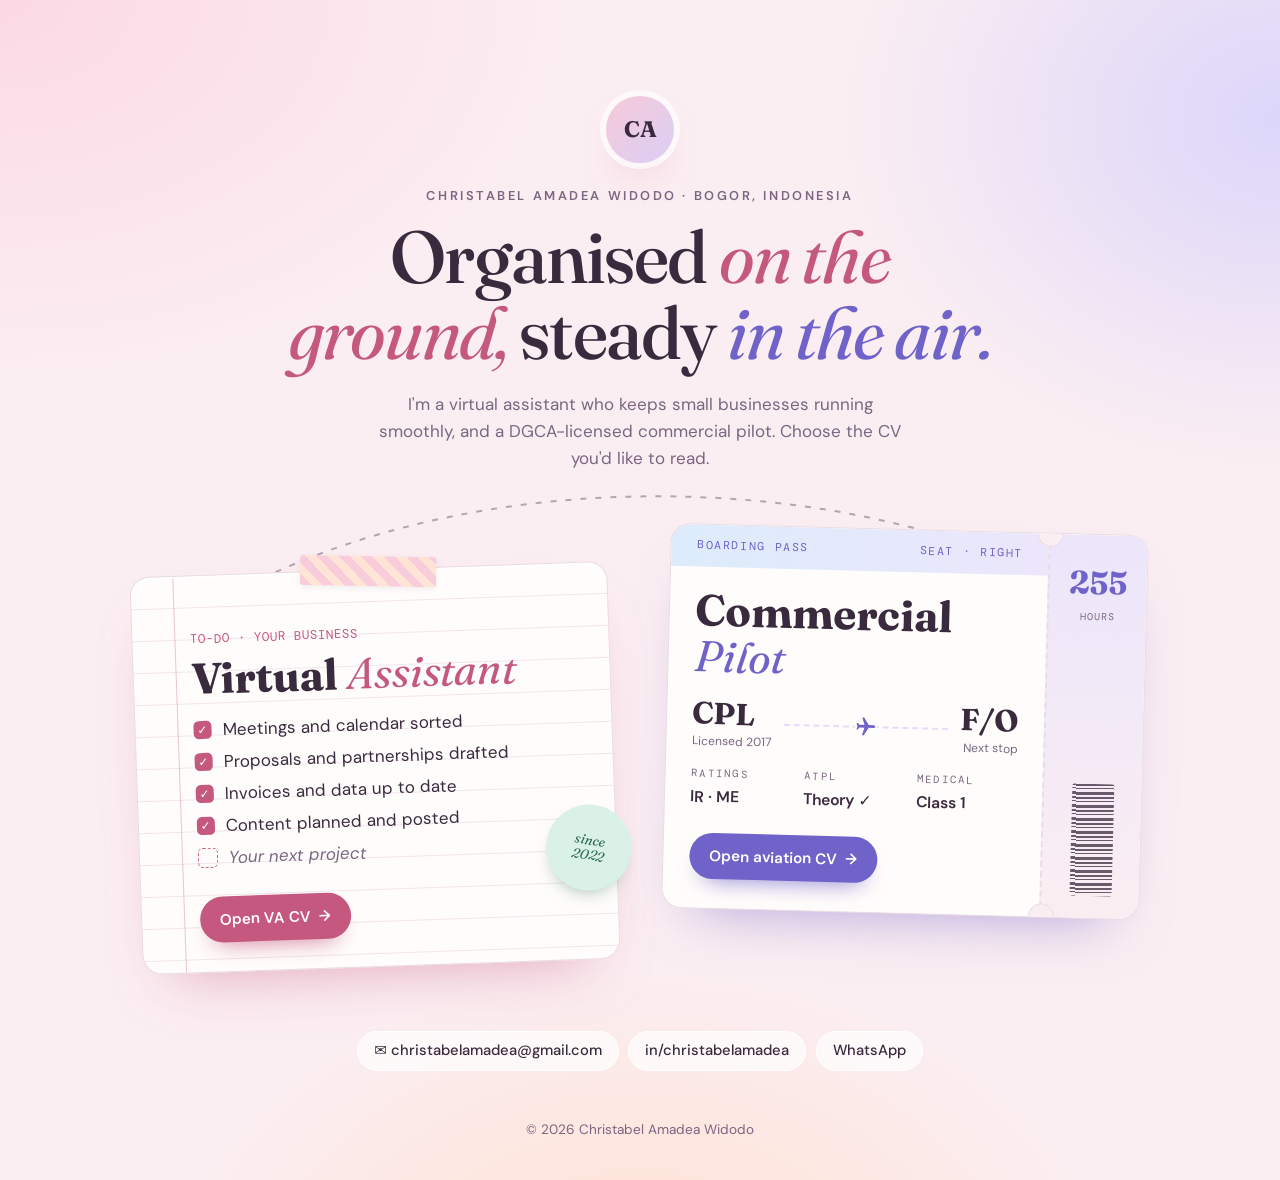
<file: index.html>
<!DOCTYPE html>
<html lang="en">
<head>
<meta charset="utf-8">
<meta name="viewport" content="width=device-width, initial-scale=1">
<title>Christabel Amadea Widodo | Virtual Assistant &amp; Commercial Pilot</title>
<meta name="description" content="Christabel Amadea Widodo is a virtual assistant supporting business owners with operations, data and social media, and a DGCA-licensed commercial pilot (CPL/IR/ME) based in Bogor, Indonesia.">
<meta name="author" content="Christabel Amadea Widodo">
<meta name="robots" content="index, follow, max-image-preview:large">
<meta name="google-site-verification" content="j6lbg-DFGTiJU_SPqlWT_AYS4ZoRZahuJxsZWm8113o">
<meta name="theme-color" content="#fbeef2">
<link rel="canonical" href="https://christabelamadea.github.io/">
<link rel="icon" href="favicon.svg" type="image/svg+xml">
<link rel="apple-touch-icon" href="apple-touch-icon.png">
<meta property="og:type" content="profile">
<meta property="og:site_name" content="Christabel Amadea Widodo">
<meta property="og:title" content="Christabel Amadea Widodo | Virtual Assistant &amp; Commercial Pilot">
<meta property="og:description" content="Virtual assistant for business owners and DGCA-licensed commercial pilot (CPL/IR/ME), based in Bogor, Indonesia.">
<meta property="og:url" content="https://christabelamadea.github.io/">
<meta property="og:image" content="https://christabelamadea.github.io/og.png">
<meta property="og:image:width" content="1200">
<meta property="og:image:height" content="630">
<meta property="og:image:alt" content="Christabel Amadea Widodo, virtual assistant and commercial pilot">
<meta property="og:locale" content="en_US">
<meta property="profile:first_name" content="Christabel Amadea">
<meta property="profile:last_name" content="Widodo">
<meta name="twitter:card" content="summary_large_image">
<meta name="twitter:title" content="Christabel Amadea Widodo | Virtual Assistant &amp; Commercial Pilot">
<meta name="twitter:description" content="Virtual assistant for business owners and DGCA-licensed commercial pilot (CPL/IR/ME), based in Bogor, Indonesia.">
<meta name="twitter:image" content="https://christabelamadea.github.io/og.png">
<script type="application/ld+json">{"@context":"https://schema.org","@graph":[{"@type":"Person","@id":"https://christabelamadea.github.io/#person","name":"Christabel Amadea Widodo","alternateName":["Christabel Amadea","Christabel Widodo","Dea"],"givenName":"Christabel Amadea","familyName":"Widodo","url":"https://christabelamadea.github.io/","image":"https://christabelamadea.github.io/og.png","email":"mailto:christabelamadea@gmail.com","jobTitle":["Virtual Assistant","Commercial Pilot"],"description":"Virtual assistant for small business owners and DGCA-licensed commercial pilot (CPL/IR/ME) based in Bogor, Indonesia.","nationality":{"@type":"Country","name":"Indonesia"},"address":{"@type":"PostalAddress","addressLocality":"Bogor","addressRegion":"West Java","addressCountry":"ID"},"alumniOf":[{"@type":"CollegeOrUniversity","name":"Universitas Terbuka"},{"@type":"EducationalOrganization","name":"Bandung Pilot Academy"},{"@type":"EducationalOrganization","name":"Flybest Flight Academy"}],"knowsAbout":["Virtual assistance","Business operations","Standard Operating Procedures","Data management","Financial dashboards","Market research","Pricing analysis","Social media content","Canva","Google Workspace","Commercial aviation","Instrument flying","Multi-engine flying","Garmin G1000"],"knowsLanguage":["id","en","zh"],"hasCredential":[{"@type":"EducationalOccupationalCredential","name":"Commercial Pilot License (CPL)","recognizedBy":{"@type":"Organization","name":"DGCA Indonesia"}},{"@type":"EducationalOccupationalCredential","name":"Instrument Rating (IR)"},{"@type":"EducationalOccupationalCredential","name":"Multi-Engine Land Rating"},{"@type":"EducationalOccupationalCredential","name":"ATPL Theoretical Examination"}],"sameAs":["https://www.linkedin.com/in/christabelamadea/","https://github.com/christabelamadea"]},{"@type":"WebSite","@id":"https://christabelamadea.github.io/#website","name":"Christabel Amadea Widodo","url":"https://christabelamadea.github.io/","inLanguage":"en","about":{"@id":"https://christabelamadea.github.io/#person"}}]}</script>
<link rel="preconnect" href="https://fonts.googleapis.com">
<link rel="preconnect" href="https://fonts.gstatic.com" crossorigin>
<link href="https://fonts.googleapis.com/css2?family=Fraunces:ital,opsz,wght@0,9..144,500;0,9..144,700;1,9..144,400;1,9..144,500&family=DM+Sans:wght@400;500;600&family=DM+Mono:wght@400;500&display=swap" rel="stylesheet">
<style>
:root{
  --ink:#3a2a3d;--muted:#7a6680;--line:#eadce4;
  --blush:#fbeef2;--rose:#c4587f;--rose-soft:#f8d7e2;--peach:#ffe3d3;
  --lilac:#ece6fb;--periwinkle:#6f63c9;--peri-soft:#e2ddfa;--sky:#dcecfb;--mint:#d9f1e6;
  --paper:#fffdfb;
}
*{box-sizing:border-box;margin:0;padding:0;min-width:0}
body{min-height:100vh;color:var(--ink);font:400 1.0625rem/1.6 "DM Sans",system-ui,sans-serif;-webkit-font-smoothing:antialiased;
  background:
    radial-gradient(60rem 40rem at 0% 0%,#fbd9e5 0%,transparent 60%),
    radial-gradient(50rem 40rem at 100% 10%,#dcd6fa 0%,transparent 55%),
    radial-gradient(50rem 35rem at 50% 110%,#ffe1d0 0%,transparent 60%),
    var(--blush);
  overflow-x:hidden}
a{color:inherit}
a:focus-visible{outline:3px solid var(--rose);outline-offset:4px;border-radius:14px}
.wrap{max-width:68rem;margin:0 auto;padding:0 clamp(1rem,4vw,2.5rem)}

/* Intro */
header{text-align:center;padding:clamp(3rem,9vw,6rem) 0 clamp(2rem,5vw,3.5rem);position:relative}
.monogram{display:inline-grid;place-items:center;width:4.2rem;height:4.2rem;border-radius:50%;background:linear-gradient(135deg,#f8c9d8,#d9cff6);font-family:Fraunces,Georgia,serif;font-weight:700;font-size:1.4rem;box-shadow:0 0 0 6px rgba(255,255,255,.7),0 18px 40px -20px rgba(196,88,127,.6);margin-bottom:1.4rem}
.kicker{font-size:.8rem;font-weight:600;letter-spacing:.2em;text-transform:uppercase;color:var(--muted)}
.headline{font-family:Fraunces,Georgia,serif;font-weight:500;font-size:clamp(2.3rem,6.5vw,4.6rem);line-height:1.04;letter-spacing:-.025em;margin:.8rem auto 0;max-width:19ch;text-wrap:balance}
.headline em{font-weight:400;font-style:italic}
.headline .r{color:var(--rose)}
.headline .p{color:var(--periwinkle)}
.sub{max-width:34rem;margin:1.2rem auto 0;color:var(--muted)}

/* Cards stage */
.stage{position:relative;display:grid;grid-template-columns:1fr 1fr;gap:clamp(1.5rem,4vw,3.5rem);align-items:start;padding-bottom:3rem}
.route{position:absolute;inset:-3rem 0 auto 0;width:100%;height:9rem;pointer-events:none;color:var(--muted);opacity:.55}
.ticket{position:relative;display:block;text-decoration:none;border-radius:20px;transition:transform .35s cubic-bezier(.2,.7,.2,1),box-shadow .35s}
.cta{display:inline-flex;align-items:center;gap:.5rem;margin-top:1.4rem;padding:.7rem 1.25rem;border-radius:999px;color:#fff;font-weight:600;font-size:.95rem}
.cta i{font-style:normal;transition:transform .25s}

/* VA: a planner page with washi tape */
.planner{background:
    linear-gradient(90deg,transparent 2.6rem,rgba(196,88,127,.35) 2.6rem 2.7rem,transparent 2.7rem),
    repeating-linear-gradient(180deg,var(--paper) 0 1.95rem,#f2e5ec 1.95rem 2rem);
  border:1px solid var(--line);padding:3rem 1.8rem 1.8rem 3.6rem;transform:rotate(-2deg);
  box-shadow:0 30px 60px -34px rgba(196,88,127,.55),0 2px 0 #fff inset;margin-top:2.5rem}
.planner::before{content:"";position:absolute;top:-.9rem;left:50%;width:8.5rem;height:1.9rem;transform:translateX(-50%) rotate(3deg);
  background:repeating-linear-gradient(45deg,rgba(248,201,216,.92) 0 .5rem,rgba(255,227,211,.92) .5rem 1rem);border-radius:3px;box-shadow:0 2px 6px rgba(58,42,61,.08)}
.planner .date{font-family:"DM Mono",monospace;font-size:.78rem;color:var(--rose);letter-spacing:.08em;text-transform:uppercase}
.planner h2{font-family:Fraunces,Georgia,serif;font-weight:700;font-size:clamp(2rem,4vw,2.7rem);line-height:1.05;margin:.3rem 0 .8rem}
.planner h2 em{font-weight:400;color:var(--rose)}
.planner ul{list-style:none;display:grid;gap:0;line-height:2rem}
.planner li{display:flex;gap:.7rem;align-items:center}
.planner li::before{content:"✓";flex:none;display:grid;place-items:center;width:1.15rem;height:1.15rem;border-radius:5px;background:var(--rose);color:#fff;font-size:.75rem;font-weight:700;line-height:1}
.planner li.next{color:var(--muted);font-style:italic}
.planner li.next::before{content:"";background:transparent;border:1.5px dashed var(--rose)}
.planner .cta{background:var(--rose);box-shadow:0 12px 24px -14px var(--rose)}
.sticker{position:absolute;right:-1rem;bottom:4.2rem;width:5.4rem;height:5.4rem;border-radius:50%;display:grid;place-items:center;text-align:center;background:var(--mint);color:#2f6b52;font-family:Fraunces,Georgia,serif;font-style:italic;font-size:.85rem;line-height:1.1;transform:rotate(12deg);box-shadow:0 10px 20px -12px rgba(47,107,82,.6)}

/* Pilot: a boarding pass */
.pass{background:var(--paper);border:1px solid var(--line);transform:rotate(1.5deg);overflow:hidden;
  box-shadow:0 30px 60px -34px rgba(111,99,201,.6);display:grid;grid-template-columns:1fr 6.2rem}
.pass .main{padding:1.6rem 1.6rem 1.8rem}
.pass .airline{display:flex;justify-content:space-between;align-items:center;font-family:"DM Mono",monospace;font-size:.72rem;letter-spacing:.14em;text-transform:uppercase;color:var(--periwinkle);background:linear-gradient(90deg,var(--sky),var(--lilac));margin:-1.6rem -1.6rem 1.3rem;padding:.75rem 1.6rem}
.pass h2{font-family:Fraunces,Georgia,serif;font-weight:700;font-size:clamp(2rem,4vw,2.7rem);line-height:1.05}
.pass h2 em{font-weight:400;color:var(--periwinkle)}
.leg{display:flex;align-items:center;gap:.8rem;margin:1.1rem 0}
.leg div{line-height:1.1}
.leg b{display:block;font-family:Fraunces,Georgia,serif;font-size:1.9rem;font-weight:700}
.leg small{font-size:.75rem;color:var(--muted)}
.leg .line{flex:1;border-top:2px dashed var(--peri-soft);position:relative}
.leg .line svg{position:absolute;left:50%;top:50%;width:1.4rem;transform:translate(-50%,-55%) rotate(90deg);color:var(--periwinkle);background:var(--paper)}
.fields{display:grid;grid-template-columns:repeat(3,1fr);gap:.8rem}
.fields span{display:block;font-family:"DM Mono",monospace;font-size:.66rem;letter-spacing:.12em;text-transform:uppercase;color:var(--muted)}
.fields b{font-weight:600;font-size:.98rem}
.pass .cta{background:var(--periwinkle);box-shadow:0 12px 24px -14px var(--periwinkle)}
.stub{border-left:2px dashed var(--line);position:relative;background:linear-gradient(180deg,var(--lilac),var(--blush));display:flex;flex-direction:column;align-items:center;justify-content:space-between;padding:1.4rem .5rem}
.stub::before,.stub::after{content:"";position:absolute;left:-.8rem;width:1.5rem;height:1.5rem;border-radius:50%;background:var(--blush);border:1px solid var(--line)}
.stub::before{top:-.8rem}.stub::after{bottom:-.8rem}
.stub .hrs{text-align:center;font-family:"DM Mono",monospace;font-size:.62rem;letter-spacing:.12em;color:var(--muted)}
.stub .hrs b{display:block;font-family:Fraunces,Georgia,serif;font-size:2rem;color:var(--periwinkle);letter-spacing:0}
.barcode{width:2.6rem;height:7rem;background:repeating-linear-gradient(180deg,var(--ink) 0 2px,transparent 2px 4px,var(--ink) 4px 5px,transparent 5px 8px,var(--ink) 8px 11px,transparent 11px 13px);opacity:.75;border-radius:2px}

@media (hover:hover){
  .ticket:hover{transform:rotate(0) translateY(-6px)}
  .planner:hover{box-shadow:0 40px 70px -34px rgba(196,88,127,.7)}
  .pass:hover{box-shadow:0 40px 70px -34px rgba(111,99,201,.7)}
  .ticket:hover .cta i{transform:translateX(4px)}
}

/* Footer contact */
.contact{display:flex;flex-wrap:wrap;justify-content:center;gap:.6rem;padding:1rem 0 3rem}
.contact a{text-decoration:none;font-size:.92rem;font-weight:500;padding:.45rem 1rem;border-radius:999px;background:rgba(255,255,255,.7);border:1px solid #fff;backdrop-filter:blur(6px)}
.contact a:hover{color:var(--rose)}
footer{text-align:center;color:var(--muted);font-size:.85rem;padding-bottom:2.5rem}

@media (max-width:820px){
  .stage{grid-template-columns:1fr;gap:3rem;max-width:30rem;margin:0 auto}
  .route{display:none}
  .planner{margin-top:1rem}
  .sticker{right:-.4rem}
}
@media (max-width:420px){
  .pass .seat{display:none}
  .pass{grid-template-columns:1fr 4.6rem}
  .fields{grid-template-columns:1fr 1fr}
  .barcode{width:2rem}
}
@media (prefers-reduced-motion:reduce){.ticket,.cta i{transition:none}}
</style>
</head>
<body>
<div class="wrap">
  <header>
    <div class="monogram" aria-hidden="true">CA</div>
    <h1 class="kicker">Christabel Amadea Widodo · Bogor, Indonesia</h1>
    <p class="headline">Organised <em class="r">on the ground,</em> steady <em class="p">in the air.</em></p>
    <p class="sub">I'm a virtual assistant who keeps small businesses running smoothly, and a DGCA-licensed commercial pilot. Choose the CV you'd like to read.</p>
  </header>

  <main class="stage">
    <svg class="route" viewBox="0 0 1000 140" preserveAspectRatio="none" aria-hidden="true"><path d="M60 130 C 300 -20, 700 -20, 940 110" fill="none" stroke="currentColor" stroke-width="2" stroke-dasharray="6 9" vector-effect="non-scaling-stroke"/></svg>

    <a class="ticket planner" href="va/">
      <span class="date">To-do · Your business</span>
      <h2>Virtual <em>Assistant</em></h2>
      <ul>
        <li>Meetings and calendar sorted</li>
        <li>Proposals and partnerships drafted</li>
        <li>Invoices and data up to date</li>
        <li>Content planned and posted</li>
        <li class="next">Your next project</li>
      </ul>
      <span class="cta">Open VA CV <i>→</i></span>
      <span class="sticker" aria-hidden="true">since<br>2022</span>
    </a>

    <a class="ticket pass" href="pilot/">
      <div class="main">
        <div class="airline"><span>Boarding pass</span><span class="seat">Seat · Right</span></div>
        <h2>Commercial <em>Pilot</em></h2>
        <div class="leg" aria-hidden="true">
          <div><b>CPL</b><small>Licensed 2017</small></div>
          <span class="line"><svg viewBox="0 0 24 24" fill="currentColor"><path d="M21 16v-2l-8-5V3.5a1.5 1.5 0 0 0-3 0V9l-8 5v2l8-2.5V19l-2 1.5V22l3.5-1 3.5 1v-1.5L13 19v-5.5z"/></svg></span>
          <div style="text-align:right"><b>F/O</b><small>Next stop</small></div>
        </div>
        <div class="fields">
          <div><span>Ratings</span><b>IR · ME</b></div>
          <div><span>ATPL</span><b>Theory ✓</b></div>
          <div><span>Medical</span><b>Class 1</b></div>
        </div>
        <span class="cta">Open aviation CV <i>→</i></span>
      </div>
      <div class="stub" aria-hidden="true">
        <div class="hrs"><b>255</b>HOURS</div>
        <div class="barcode"></div>
      </div>
    </a>
  </main>

  <nav class="contact" aria-label="Contact">
    <a href="mailto:christabelamadea@gmail.com">✉ christabelamadea@gmail.com</a>
    <a href="https://www.linkedin.com/in/christabelamadea/" target="_blank" rel="noopener">in/christabelamadea</a>
    <a href="https://wa.me/6287870001540" target="_blank" rel="noopener">WhatsApp</a>
  </nav>
  <footer>© 2026 Christabel Amadea Widodo</footer>
</div>
</body>
</html>
</file>
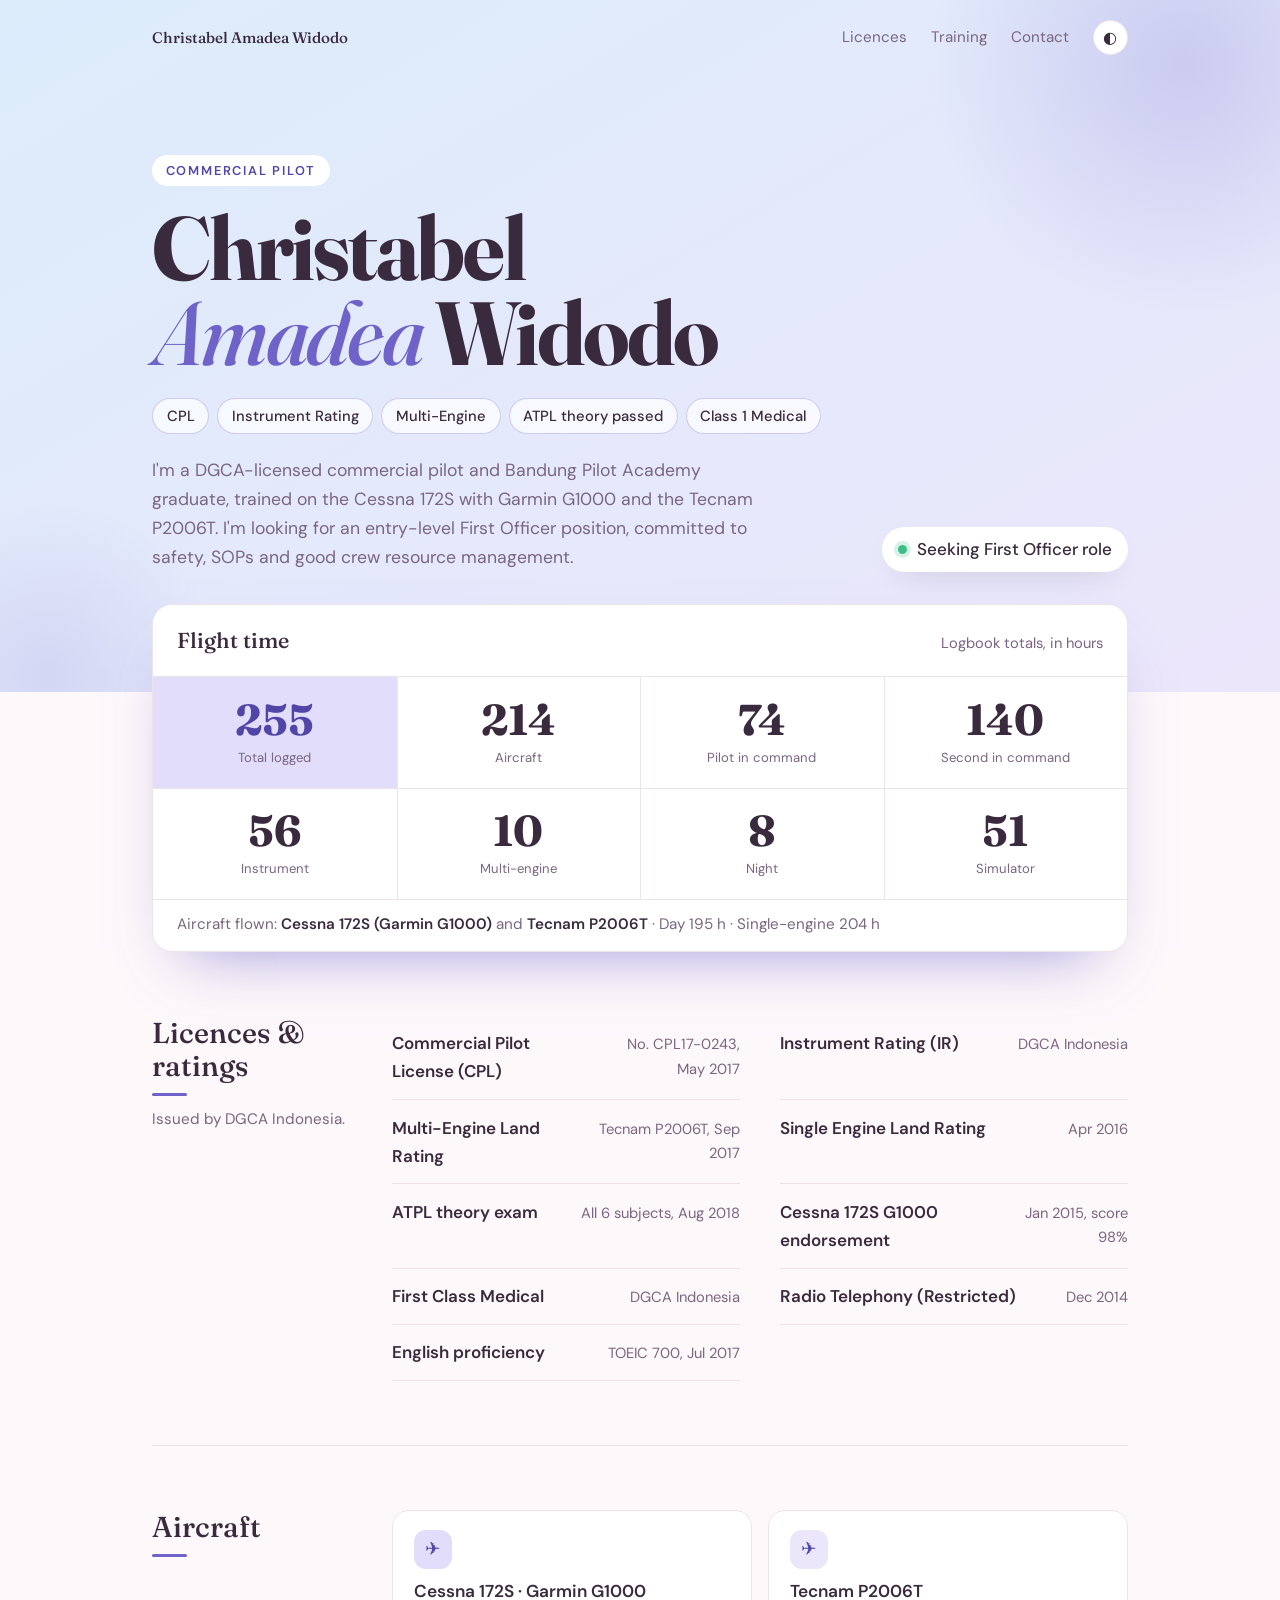
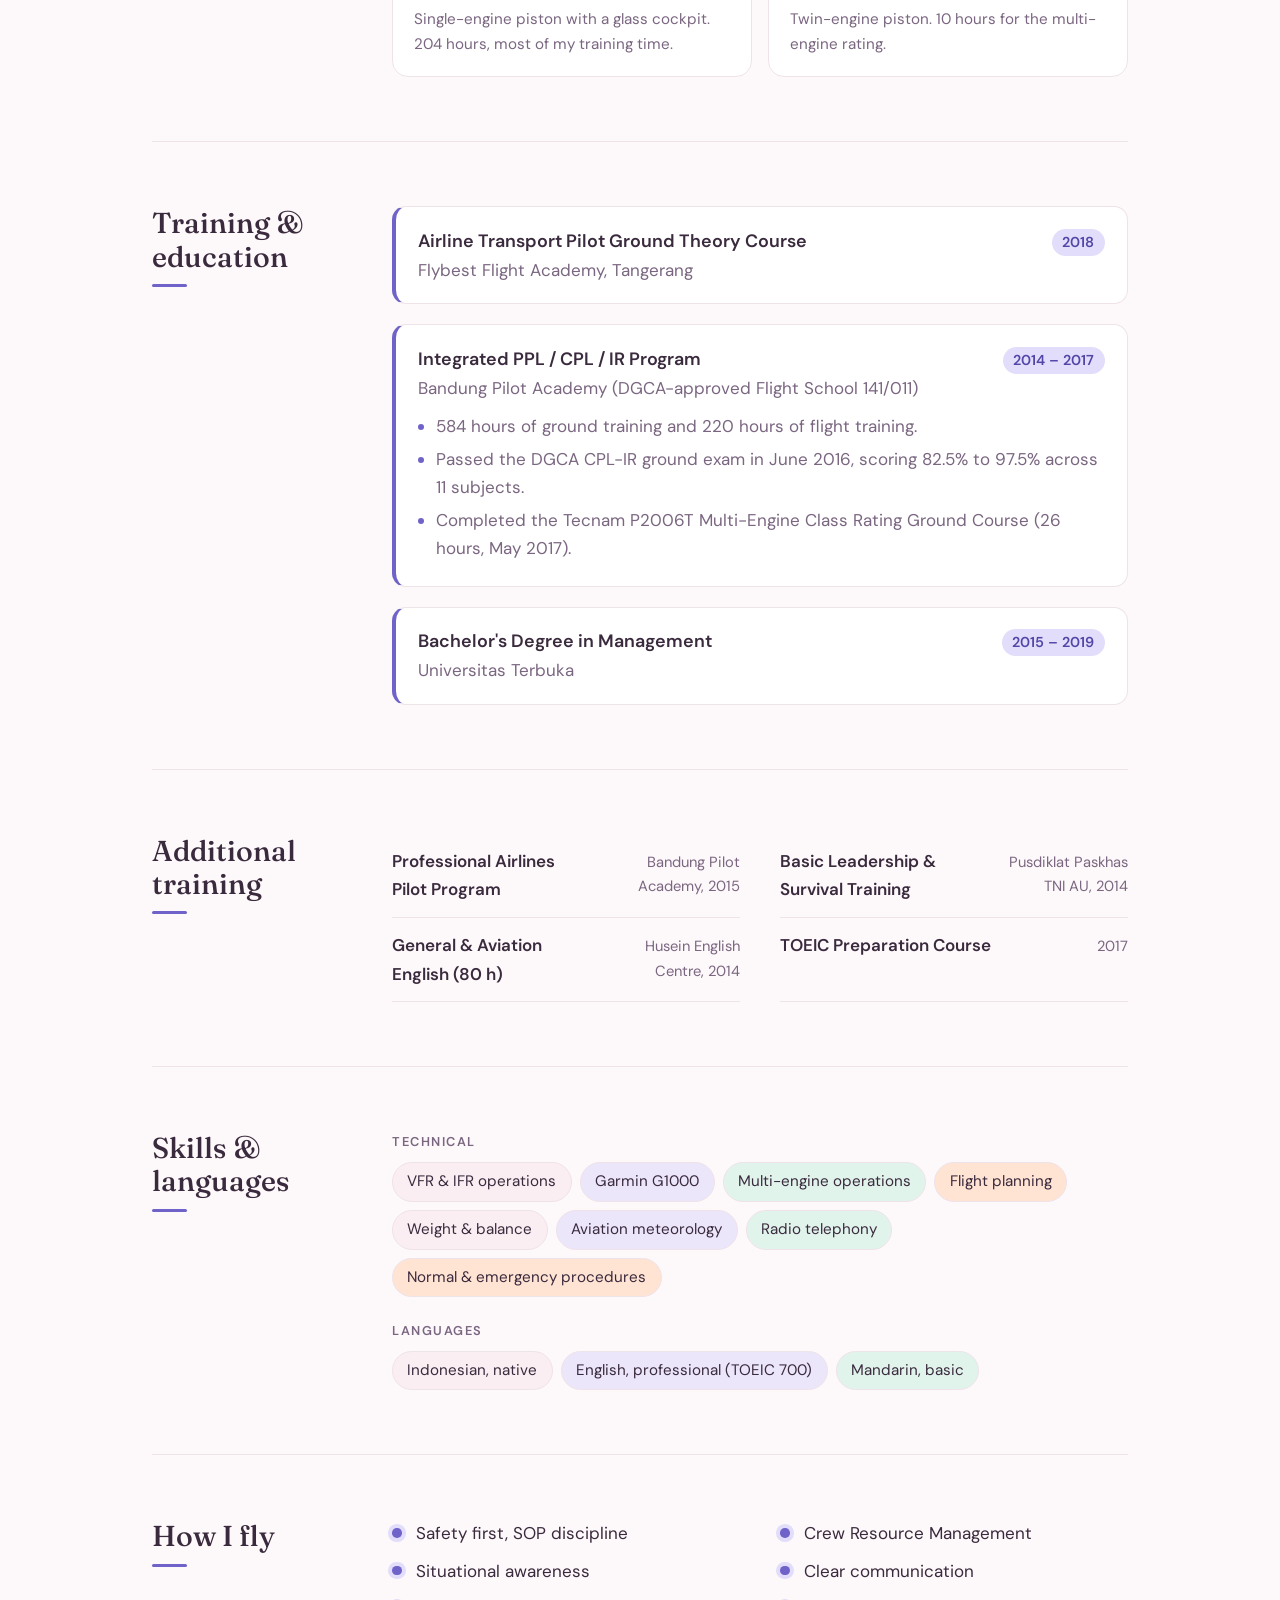
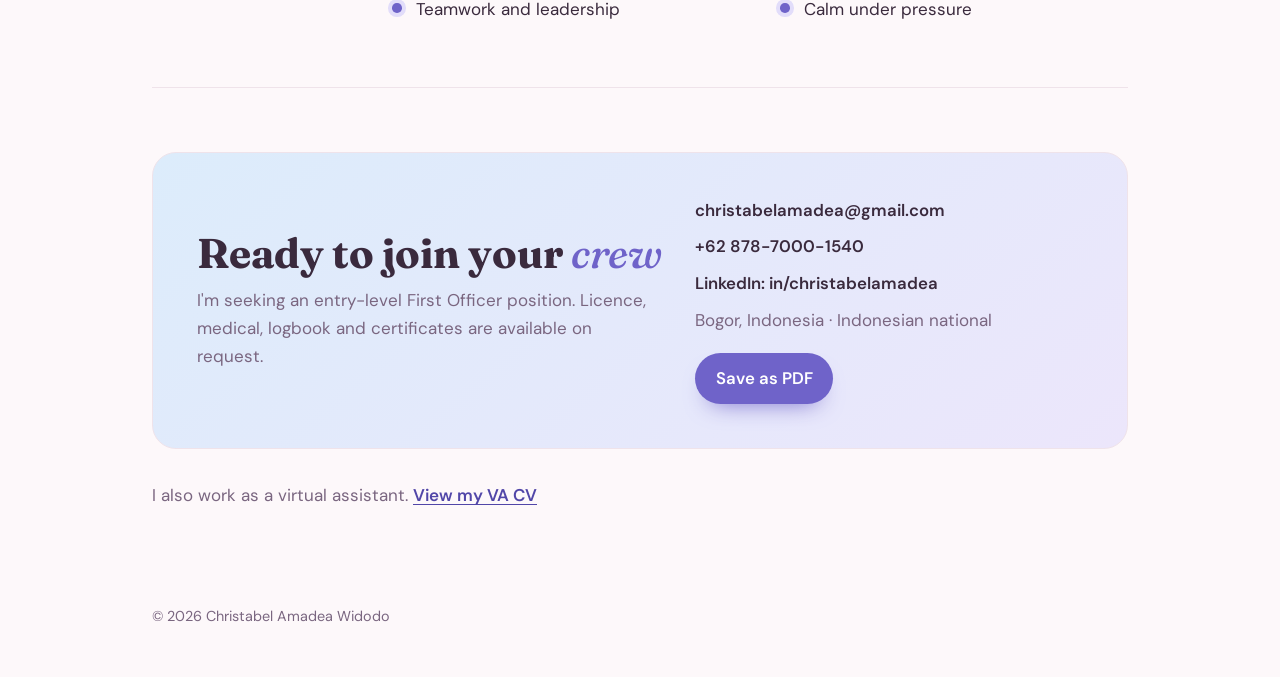
<file: pilot/index.html>
<!DOCTYPE html>
<html lang="en" class="theme-pilot">
<head>
<meta charset="utf-8">
<meta name="viewport" content="width=device-width, initial-scale=1">
<title>Christabel Amadea Widodo | Commercial Pilot CV (CPL/IR/ME)</title>
<meta name="description" content="Aviation CV of Christabel Amadea Widodo, DGCA-licensed commercial pilot (CPL/IR/ME) with ATPL theory passed and 255 total logged hours on the Cessna 172S G1000 and Tecnam P2006T. Seeking an entry-level First Officer position.">
<meta name="theme-color" content="#dcecfb">
<meta name="author" content="Christabel Amadea Widodo">
<meta name="robots" content="index, follow, max-image-preview:large">
<link rel="canonical" href="https://christabelamadea.github.io/pilot/">
<link rel="icon" href="../favicon.svg" type="image/svg+xml">
<link rel="apple-touch-icon" href="../apple-touch-icon.png">
<meta property="og:type" content="profile">
<meta property="og:site_name" content="Christabel Amadea Widodo">
<meta property="og:title" content="Christabel Amadea Widodo | Commercial Pilot CV (CPL/IR/ME)">
<meta property="og:description" content="DGCA commercial pilot (CPL/IR/ME), ATPL theory passed, 255 total logged hours. Seeking an entry-level First Officer position.">
<meta property="og:url" content="https://christabelamadea.github.io/pilot/">
<meta property="og:image" content="https://christabelamadea.github.io/og.png">
<meta property="og:image:width" content="1200">
<meta property="og:image:height" content="630">
<meta property="og:image:alt" content="Christabel Amadea Widodo, virtual assistant and commercial pilot">
<meta property="og:locale" content="en_US">
<meta property="profile:first_name" content="Christabel Amadea">
<meta property="profile:last_name" content="Widodo">
<meta name="twitter:card" content="summary_large_image">
<meta name="twitter:title" content="Christabel Amadea Widodo | Commercial Pilot CV (CPL/IR/ME)">
<meta name="twitter:description" content="DGCA commercial pilot (CPL/IR/ME), ATPL theory passed, 255 total logged hours. Seeking an entry-level First Officer position.">
<meta name="twitter:image" content="https://christabelamadea.github.io/og.png">
<script type="application/ld+json">{"@context":"https://schema.org","@graph":[{"@type":"ProfilePage","@id":"https://christabelamadea.github.io/pilot/#page","url":"https://christabelamadea.github.io/pilot/","name":"Christabel Amadea Widodo | Commercial Pilot CV","inLanguage":"en","mainEntity":{"@id":"https://christabelamadea.github.io/#person"},"isPartOf":{"@id":"https://christabelamadea.github.io/#website"},"breadcrumb":{"@type":"BreadcrumbList","itemListElement":[{"@type":"ListItem","position":1,"name":"Home","item":"https://christabelamadea.github.io/"},{"@type":"ListItem","position":2,"name":"Commercial Pilot CV","item":"https://christabelamadea.github.io/pilot/"}]}},{"@type":"Person","@id":"https://christabelamadea.github.io/#person","name":"Christabel Amadea Widodo","alternateName":["Christabel Amadea","Christabel Widodo","Dea"],"url":"https://christabelamadea.github.io/","image":"https://christabelamadea.github.io/og.png","jobTitle":"Commercial Pilot","address":{"@type":"PostalAddress","addressLocality":"Bogor","addressRegion":"West Java","addressCountry":"ID"},"alumniOf":[{"@type":"EducationalOrganization","name":"Bandung Pilot Academy"},{"@type":"EducationalOrganization","name":"Flybest Flight Academy"},{"@type":"CollegeOrUniversity","name":"Universitas Terbuka"}],"knowsAbout":["Commercial aviation","Instrument flying","Multi-engine flying","Garmin G1000","Cessna 172S","Tecnam P2006T","Crew Resource Management","Flight planning"],"hasCredential":[{"@type":"EducationalOccupationalCredential","name":"Commercial Pilot License (CPL)","recognizedBy":{"@type":"Organization","name":"DGCA Indonesia"}},{"@type":"EducationalOccupationalCredential","name":"Instrument Rating (IR)","recognizedBy":{"@type":"Organization","name":"DGCA Indonesia"}},{"@type":"EducationalOccupationalCredential","name":"Multi-Engine Land Rating","recognizedBy":{"@type":"Organization","name":"DGCA Indonesia"}},{"@type":"EducationalOccupationalCredential","name":"ATPL Theoretical Examination","recognizedBy":{"@type":"Organization","name":"DGCA Indonesia"}},{"@type":"EducationalOccupationalCredential","name":"First Class Medical Certificate","recognizedBy":{"@type":"Organization","name":"DGCA Indonesia"}}],"sameAs":["https://www.linkedin.com/in/christabelamadea/","https://github.com/christabelamadea"]}]}</script>
<link rel="preconnect" href="https://fonts.googleapis.com">
<link rel="preconnect" href="https://fonts.gstatic.com" crossorigin>
<link href="https://fonts.googleapis.com/css2?family=Fraunces:ital,opsz,wght@0,9..144,500;0,9..144,700;1,9..144,500&family=DM+Sans:wght@400;500;600&display=swap" rel="stylesheet">
<link rel="stylesheet" href="../assets/cv.css">
</head>
<body>
<div class="hero">
  <div class="wrap">
    <div class="bar">
      <a class="home" href="../">Christabel Amadea Widodo</a>
      <div class="right">
        <a href="#licences">Licences</a>
        <a href="#training">Training</a>
        <a href="#contact">Contact</a>
        <button class="toggle" id="theme" type="button" aria-label="Switch light or dark theme">◐</button>
      </div>
    </div>
    <div class="intro">
      <div>
        <span class="eyebrow">Commercial Pilot</span>
        <h1>Christabel<br><em>Amadea</em> Widodo</h1>
        <div class="chips" aria-label="Licences and ratings"><span>CPL</span><span>Instrument Rating</span><span>Multi-Engine</span><span>ATPL theory passed</span><span>Class 1 Medical</span></div>
        <p class="lede">I'm a DGCA-licensed commercial pilot and Bandung Pilot Academy graduate, trained on the Cessna 172S with Garmin G1000 and the Tecnam P2006T. I'm looking for an entry-level First Officer position, committed to safety, SOPs and good crew resource management.</p>
      </div>
      <p class="avail"><i aria-hidden="true"></i>Seeking First Officer role</p>
    </div>
  </div>
</div>

<div class="wrap">
  <div class="highlight">
    <div class="highlight-head"><h2>Flight time</h2><span>Logbook totals, in hours</span></div>
    <div class="stats four">
      <div class="stat lead"><b>255</b><small>Total logged</small></div>
      <div class="stat"><b>214</b><small>Aircraft</small></div>
      <div class="stat"><b>74</b><small>Pilot in command</small></div>
      <div class="stat"><b>140</b><small>Second in command</small></div>
      <div class="stat"><b>56</b><small>Instrument</small></div>
      <div class="stat"><b>10</b><small>Multi-engine</small></div>
      <div class="stat"><b>8</b><small>Night</small></div>
      <div class="stat"><b>51</b><small>Simulator</small></div>
    </div>
    <div class="foot">Aircraft flown: <b>Cessna 172S (Garmin G1000)</b> and <b>Tecnam P2006T</b> · Day 195 h · Single-engine 204 h</div>
  </div>
</div>

<main class="wrap">
  <section id="licences" class="split">
    <header><h2 class="sec">Licences &amp; ratings</h2><p>Issued by DGCA Indonesia.</p></header>
    <ul class="list">
      <li><b>Commercial Pilot License (CPL)</b><span>No. CPL17-0243, May 2017</span></li>
      <li><b>Instrument Rating (IR)</b><span>DGCA Indonesia</span></li>
      <li><b>Multi-Engine Land Rating</b><span>Tecnam P2006T, Sep 2017</span></li>
      <li><b>Single Engine Land Rating</b><span>Apr 2016</span></li>
      <li><b>ATPL theory exam</b><span>All 6 subjects, Aug 2018</span></li>
      <li><b>Cessna 172S G1000 endorsement</b><span>Jan 2015, score 98%</span></li>
      <li><b>First Class Medical</b><span>DGCA Indonesia</span></li>
      <li><b>Radio Telephony (Restricted)</b><span>Dec 2014</span></li>
      <li><b>English proficiency</b><span>TOEIC 700, Jul 2017</span></li>
    </ul>
  </section>

  <section id="aircraft" class="split">
    <header><h2 class="sec">Aircraft</h2></header>
    <div class="cards">
      <div class="card"><span class="ico" aria-hidden="true">✈</span><h3>Cessna 172S · Garmin G1000</h3><p>Single-engine piston with a glass cockpit. 204 hours, most of my training time.</p></div>
      <div class="card"><span class="ico" aria-hidden="true">✈</span><h3>Tecnam P2006T</h3><p>Twin-engine piston. 10 hours for the multi-engine rating.</p></div>
    </div>
  </section>

  <section id="training" class="split">
    <header><h2 class="sec">Training &amp; education</h2></header>
    <div class="entries">
      <div class="entry">
        <div class="entry-head"><h3>Airline Transport Pilot Ground Theory Course</h3><span class="dates">2018</span></div>
        <p class="org">Flybest Flight Academy, Tangerang</p>
      </div>
      <div class="entry">
        <div class="entry-head"><h3>Integrated PPL / CPL / IR Program</h3><span class="dates">2014 – 2017</span></div>
        <p class="org">Bandung Pilot Academy (DGCA-approved Flight School 141/011)</p>
        <ul>
          <li>584 hours of ground training and 220 hours of flight training.</li>
          <li>Passed the DGCA CPL-IR ground exam in June 2016, scoring 82.5% to 97.5% across 11 subjects.</li>
          <li>Completed the Tecnam P2006T Multi-Engine Class Rating Ground Course (26 hours, May 2017).</li>
        </ul>
      </div>
      <div class="entry">
        <div class="entry-head"><h3>Bachelor's Degree in Management</h3><span class="dates">2015 – 2019</span></div>
        <p class="org">Universitas Terbuka</p>
      </div>
    </div>
  </section>

  <section id="courses" class="split">
    <header><h2 class="sec">Additional training</h2></header>
    <ul class="list">
      <li><b>Professional Airlines Pilot Program</b><span>Bandung Pilot Academy, 2015</span></li>
      <li><b>Basic Leadership &amp; Survival Training</b><span>Pusdiklat Paskhas TNI AU, 2014</span></li>
      <li><b>General &amp; Aviation English (80 h)</b><span>Husein English Centre, 2014</span></li>
      <li><b>TOEIC Preparation Course</b><span>2017</span></li>
    </ul>
  </section>

  <section id="skills" class="split">
    <header><h2 class="sec">Skills &amp; languages</h2></header>
    <div>
      <div class="group">
        <h3>Technical</h3>
        <div class="tags"><span>VFR &amp; IFR operations</span><span>Garmin G1000</span><span>Multi-engine operations</span><span>Flight planning</span><span>Weight &amp; balance</span><span>Aviation meteorology</span><span>Radio telephony</span><span>Normal &amp; emergency procedures</span></div>
      </div>
      <div class="group">
        <h3>Languages</h3>
        <div class="tags"><span>Indonesian, native</span><span>English, professional (TOEIC 700)</span><span>Mandarin, basic</span></div>
      </div>
    </div>
  </section>

  <section id="strengths" class="split">
    <header><h2 class="sec">How I fly</h2></header>
    <ul class="traits">
      <li>Safety first, SOP discipline</li>
      <li>Crew Resource Management</li>
      <li>Situational awareness</li>
      <li>Clear communication</li>
      <li>Teamwork and leadership</li>
      <li>Calm under pressure</li>
    </ul>
  </section>

  <section id="contact">
    <div class="contact">
      <div>
        <h2>Ready to join your <em>crew</em></h2>
        <p>I'm seeking an entry-level First Officer position. Licence, medical, logbook and certificates are available on request.</p>
      </div>
      <div class="lines">
        <a href="mailto:christabelamadea@gmail.com">christabelamadea@gmail.com</a>
        <a href="tel:+6287870001540">+62 878-7000-1540</a>
        <a href="https://www.linkedin.com/in/christabelamadea/" target="_blank" rel="noopener">LinkedIn: in/christabelamadea</a>
        <span>Bogor, Indonesia · Indonesian national</span>
        <a class="btn" href="#" id="print">Save as PDF</a>
      </div>
    </div>
    <p class="other">I also work as a virtual assistant. <a href="../va/">View my VA CV</a></p>
  </section>
</main>

<footer><div class="wrap">© 2026 Christabel Amadea Widodo</div></footer>
<script src="../assets/cv.js"></script>
</body>
</html>
</file>
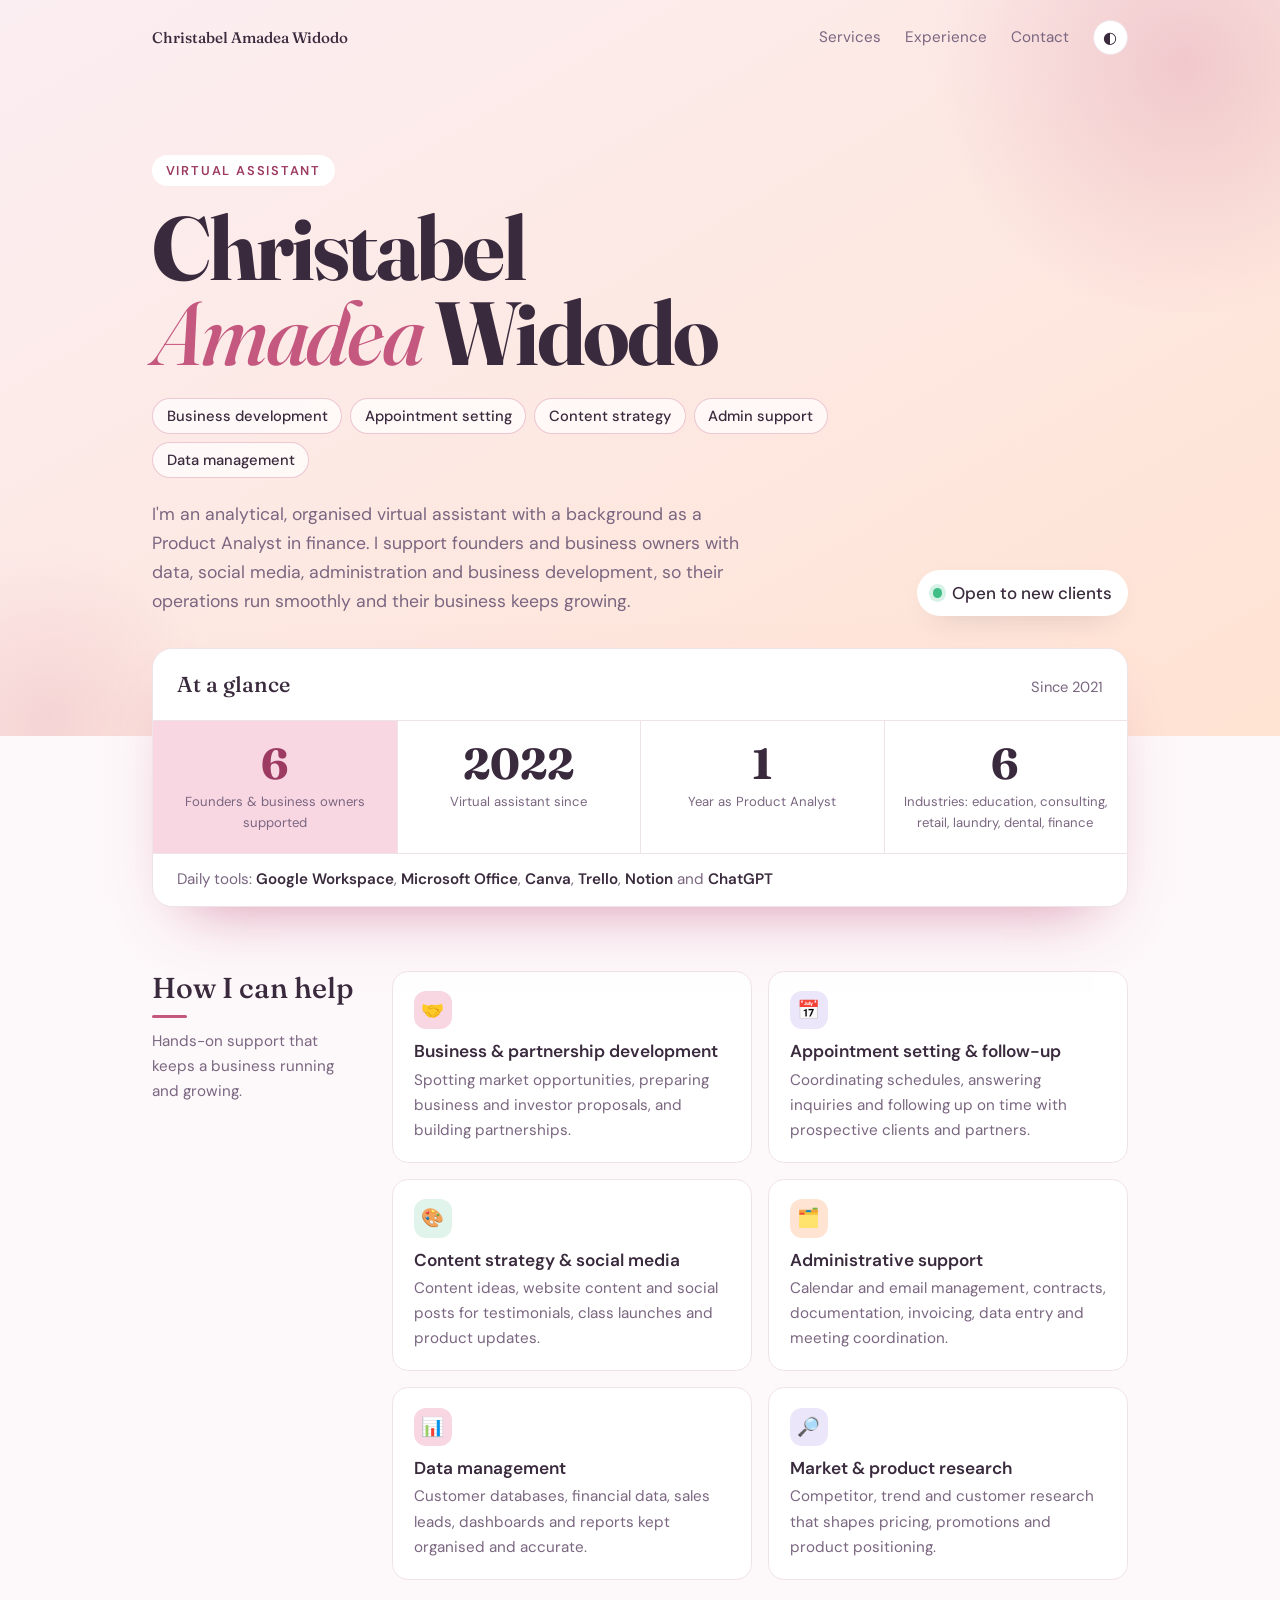
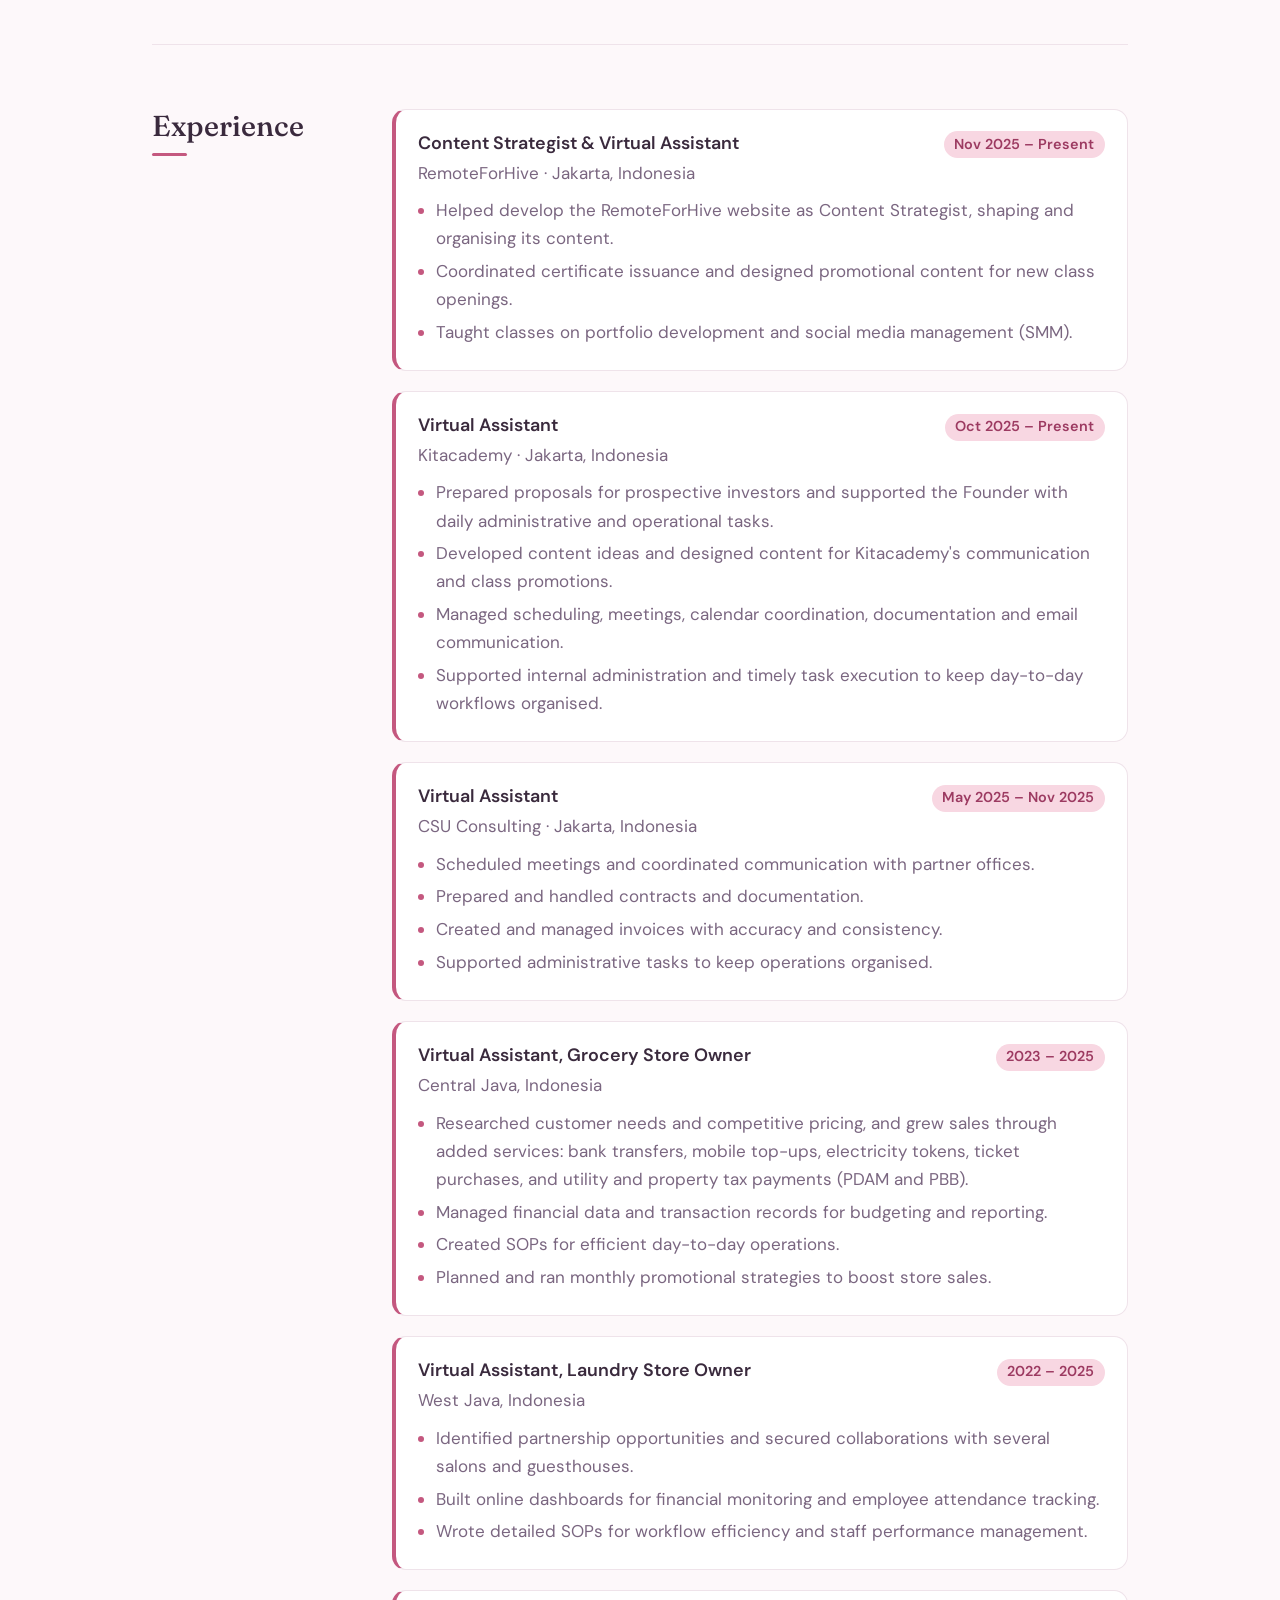
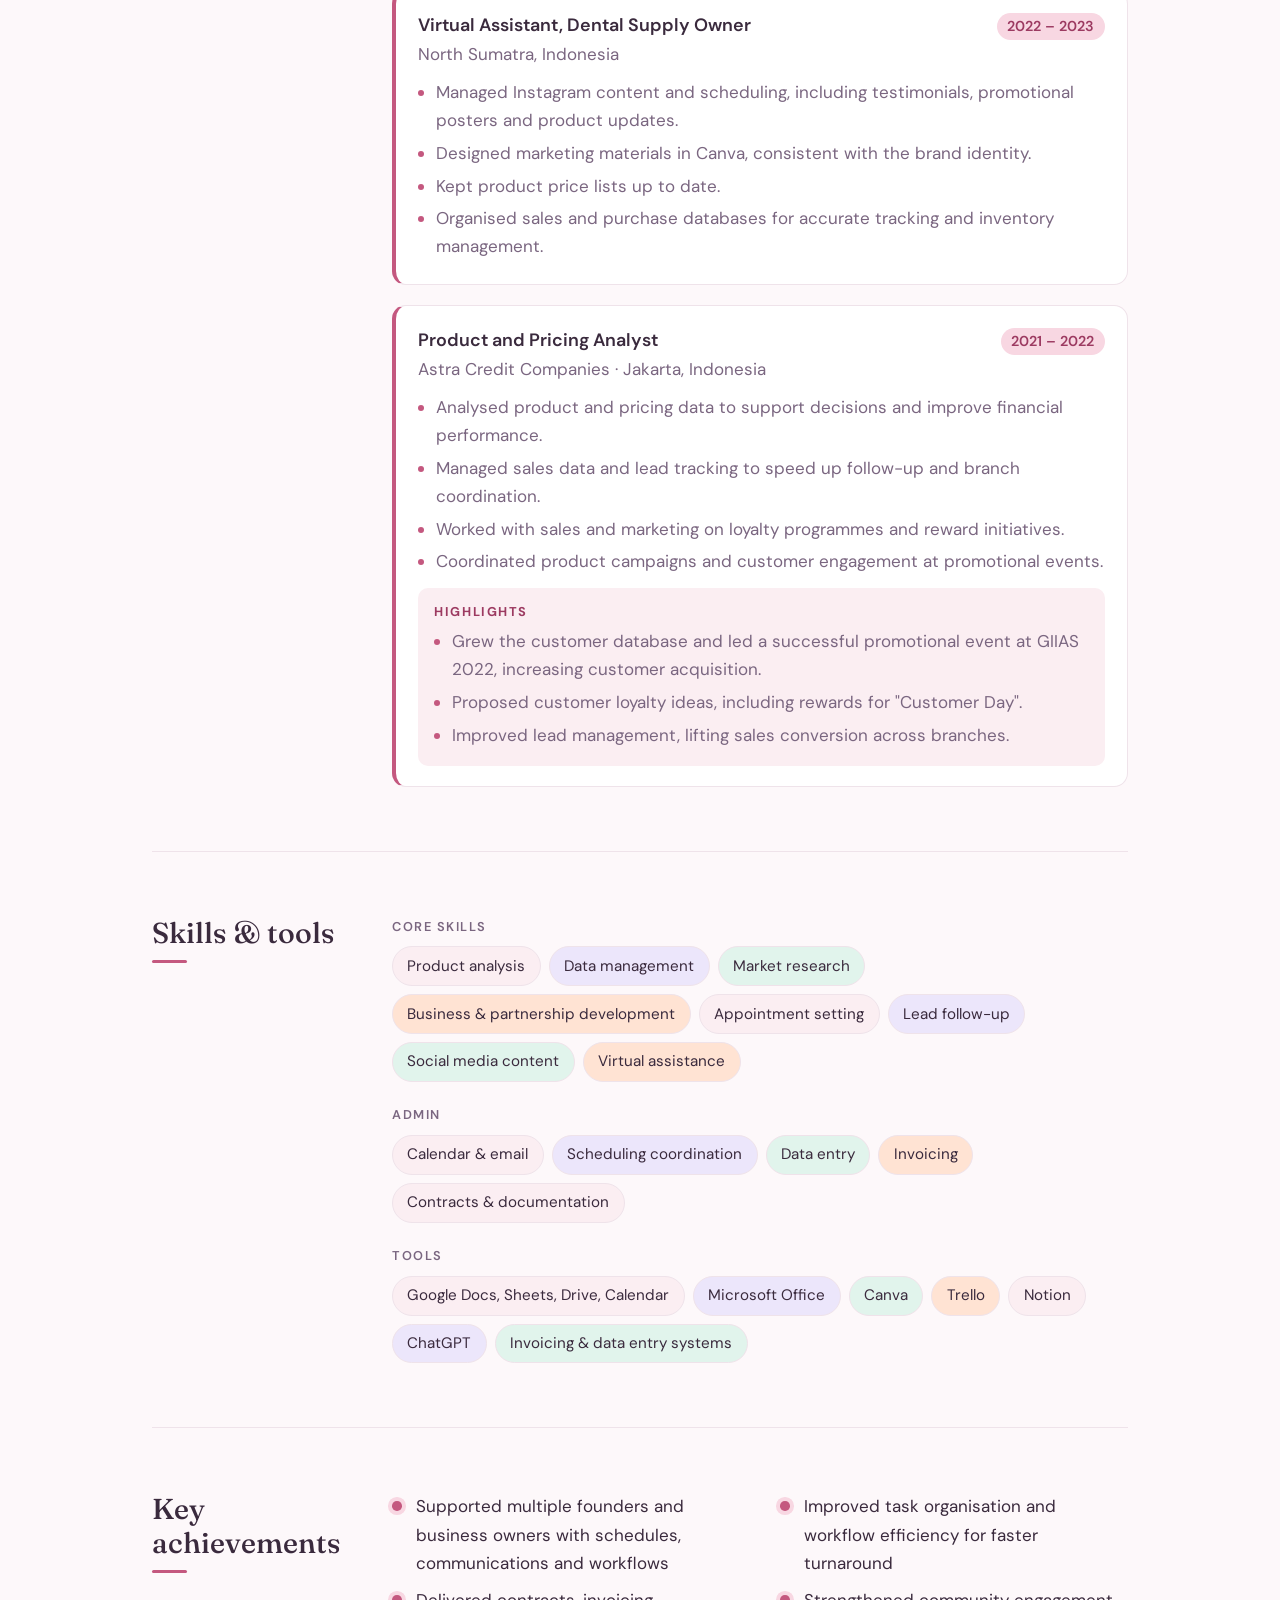
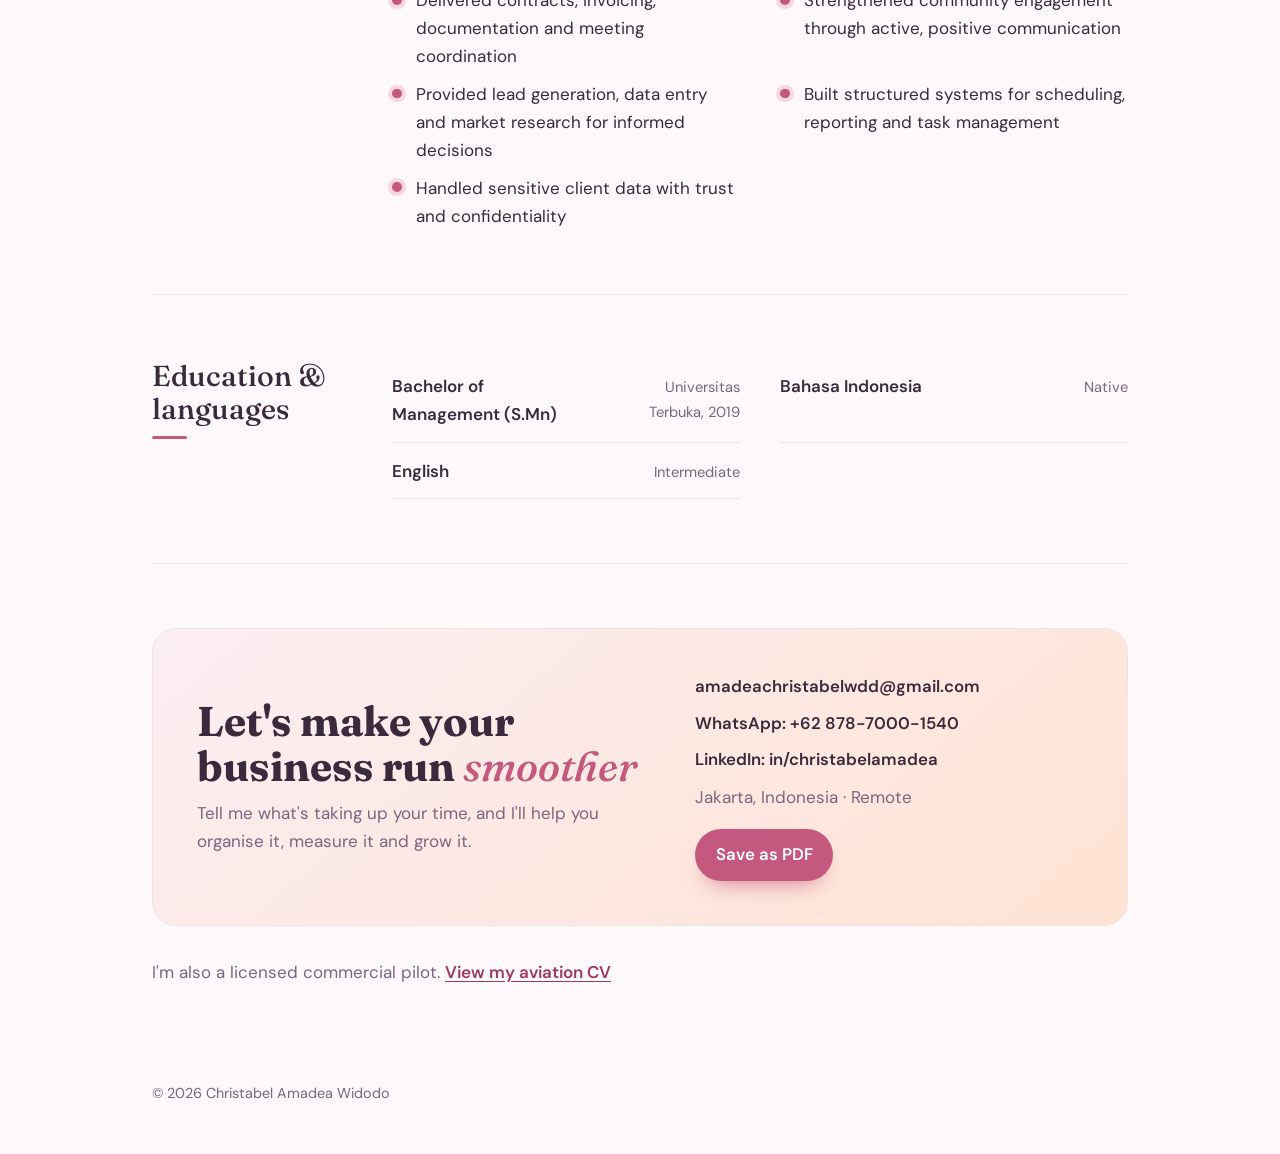
<file: va/index.html>
<!DOCTYPE html>
<html lang="en" class="theme-va">
<head>
<meta charset="utf-8">
<meta name="viewport" content="width=device-width, initial-scale=1">
<title>Christabel Amadea Widodo | Virtual Assistant CV</title>
<meta name="description" content="Virtual assistant CV of Christabel Amadea Widodo: business development, appointment setting, content strategy, administrative support and data management for founders and business owners. Former Product and Pricing Analyst at Astra Credit Companies.">
<meta name="theme-color" content="#fbeef2">
<meta name="author" content="Christabel Amadea Widodo">
<meta name="robots" content="index, follow, max-image-preview:large">
<link rel="canonical" href="https://christabelamadea.github.io/va/">
<link rel="icon" href="../favicon.svg" type="image/svg+xml">
<link rel="apple-touch-icon" href="../apple-touch-icon.png">
<meta property="og:type" content="profile">
<meta property="og:site_name" content="Christabel Amadea Widodo">
<meta property="og:title" content="Christabel Amadea Widodo | Virtual Assistant CV">
<meta property="og:description" content="Virtual assistant for founders and business owners: business development, appointment setting, content strategy, admin support and data management.">
<meta property="og:url" content="https://christabelamadea.github.io/va/">
<meta property="og:image" content="https://christabelamadea.github.io/og.png">
<meta property="og:image:width" content="1200">
<meta property="og:image:height" content="630">
<meta property="og:image:alt" content="Christabel Amadea Widodo, virtual assistant and commercial pilot">
<meta property="og:locale" content="en_US">
<meta property="profile:first_name" content="Christabel Amadea">
<meta property="profile:last_name" content="Widodo">
<meta name="twitter:card" content="summary_large_image">
<meta name="twitter:title" content="Christabel Amadea Widodo | Virtual Assistant CV">
<meta name="twitter:description" content="Virtual assistant for founders and business owners: business development, appointment setting, content strategy, admin support and data management.">
<meta name="twitter:image" content="https://christabelamadea.github.io/og.png">
<script type="application/ld+json">{"@context":"https://schema.org","@graph":[{"@type":"ProfilePage","@id":"https://christabelamadea.github.io/va/#page","url":"https://christabelamadea.github.io/va/","name":"Christabel Amadea Widodo | Virtual Assistant CV","inLanguage":"en","mainEntity":{"@id":"https://christabelamadea.github.io/#person"},"isPartOf":{"@id":"https://christabelamadea.github.io/#website"},"breadcrumb":{"@type":"BreadcrumbList","itemListElement":[{"@type":"ListItem","position":1,"name":"Home","item":"https://christabelamadea.github.io/"},{"@type":"ListItem","position":2,"name":"Virtual Assistant CV","item":"https://christabelamadea.github.io/va/"}]}},{"@type":"Person","@id":"https://christabelamadea.github.io/#person","name":"Christabel Amadea Widodo","alternateName":["Christabel Amadea","Christabel Widodo","Dea"],"url":"https://christabelamadea.github.io/","image":"https://christabelamadea.github.io/og.png","jobTitle":"Virtual Assistant","address":{"@type":"PostalAddress","addressLocality":"Jakarta","addressRegion":"DKI Jakarta","addressCountry":"ID"},"alumniOf":{"@type":"CollegeOrUniversity","name":"Universitas Terbuka"},"knowsAbout":["Virtual assistance","Business development","Partnership development","Appointment setting","Content strategy","Administrative support","Data management","Market research","Product analysis","Social media content","Canva","Google Workspace","Microsoft Office","Trello","Notion"],"sameAs":["https://www.linkedin.com/in/christabelamadea/","https://github.com/christabelamadea"]}]}</script>
<link rel="preconnect" href="https://fonts.googleapis.com">
<link rel="preconnect" href="https://fonts.gstatic.com" crossorigin>
<link href="https://fonts.googleapis.com/css2?family=Fraunces:ital,opsz,wght@0,9..144,500;0,9..144,700;1,9..144,500&family=DM+Sans:wght@400;500;600&display=swap" rel="stylesheet">
<link rel="stylesheet" href="../assets/cv.css">
</head>
<body>
<div class="hero">
  <div class="wrap">
    <div class="bar">
      <a class="home" href="../">Christabel Amadea Widodo</a>
      <div class="right">
        <a href="#services">Services</a>
        <a href="#experience">Experience</a>
        <a href="#contact">Contact</a>
        <button class="toggle" id="theme" type="button" aria-label="Switch light or dark theme">◐</button>
      </div>
    </div>
    <div class="intro">
      <div>
        <span class="eyebrow">Virtual Assistant</span>
        <h1>Christabel<br><em>Amadea</em> Widodo</h1>
        <div class="chips" aria-label="Focus areas"><span>Business development</span><span>Appointment setting</span><span>Content strategy</span><span>Admin support</span><span>Data management</span></div>
        <p class="lede">I'm an analytical, organised virtual assistant with a background as a Product Analyst in finance. I support founders and business owners with data, social media, administration and business development, so their operations run smoothly and their business keeps growing.</p>
      </div>
      <p class="avail"><i aria-hidden="true"></i>Open to new clients</p>
    </div>
  </div>
</div>

<div class="wrap">
  <div class="highlight">
    <div class="highlight-head"><h2>At a glance</h2><span>Since 2021</span></div>
    <div class="stats">
      <div class="stat lead"><b>6</b><small>Founders &amp; business owners supported</small></div>
      <div class="stat"><b>2022</b><small>Virtual assistant since</small></div>
      <div class="stat"><b>1</b><small>Year as Product Analyst</small></div>
      <div class="stat"><b>6</b><small>Industries: education, consulting, retail, laundry, dental, finance</small></div>
    </div>
    <div class="foot">Daily tools: <b>Google Workspace</b>, <b>Microsoft Office</b>, <b>Canva</b>, <b>Trello</b>, <b>Notion</b> and <b>ChatGPT</b></div>
  </div>
</div>

<main class="wrap">
  <section id="services" class="split">
    <header><h2 class="sec">How I can help</h2><p>Hands-on support that keeps a business running and growing.</p></header>
    <div class="cards">
      <div class="card"><span class="ico" aria-hidden="true">🤝</span><h3>Business &amp; partnership development</h3><p>Spotting market opportunities, preparing business and investor proposals, and building partnerships.</p></div>
      <div class="card"><span class="ico" aria-hidden="true">📅</span><h3>Appointment setting &amp; follow-up</h3><p>Coordinating schedules, answering inquiries and following up on time with prospective clients and partners.</p></div>
      <div class="card"><span class="ico" aria-hidden="true">🎨</span><h3>Content strategy &amp; social media</h3><p>Content ideas, website content and social posts for testimonials, class launches and product updates.</p></div>
      <div class="card"><span class="ico" aria-hidden="true">🗂️</span><h3>Administrative support</h3><p>Calendar and email management, contracts, documentation, invoicing, data entry and meeting coordination.</p></div>
      <div class="card"><span class="ico" aria-hidden="true">📊</span><h3>Data management</h3><p>Customer databases, financial data, sales leads, dashboards and reports kept organised and accurate.</p></div>
      <div class="card"><span class="ico" aria-hidden="true">🔎</span><h3>Market &amp; product research</h3><p>Competitor, trend and customer research that shapes pricing, promotions and product positioning.</p></div>
    </div>
  </section>

  <section id="experience" class="split">
    <header><h2 class="sec">Experience</h2></header>
    <div class="entries">
      <div class="entry">
        <div class="entry-head"><h3>Content Strategist &amp; Virtual Assistant</h3><span class="dates">Nov 2025 – Present</span></div>
        <p class="org">RemoteForHive · Jakarta, Indonesia</p>
        <ul>
          <li>Helped develop the RemoteForHive website as Content Strategist, shaping and organising its content.</li>
          <li>Coordinated certificate issuance and designed promotional content for new class openings.</li>
          <li>Taught classes on portfolio development and social media management (SMM).</li>
        </ul>
      </div>
      <div class="entry">
        <div class="entry-head"><h3>Virtual Assistant</h3><span class="dates">Oct 2025 – Present</span></div>
        <p class="org">Kitacademy · Jakarta, Indonesia</p>
        <ul>
          <li>Prepared proposals for prospective investors and supported the Founder with daily administrative and operational tasks.</li>
          <li>Developed content ideas and designed content for Kitacademy's communication and class promotions.</li>
          <li>Managed scheduling, meetings, calendar coordination, documentation and email communication.</li>
          <li>Supported internal administration and timely task execution to keep day-to-day workflows organised.</li>
        </ul>
      </div>
      <div class="entry">
        <div class="entry-head"><h3>Virtual Assistant</h3><span class="dates">May 2025 – Nov 2025</span></div>
        <p class="org">CSU Consulting · Jakarta, Indonesia</p>
        <ul>
          <li>Scheduled meetings and coordinated communication with partner offices.</li>
          <li>Prepared and handled contracts and documentation.</li>
          <li>Created and managed invoices with accuracy and consistency.</li>
          <li>Supported administrative tasks to keep operations organised.</li>
        </ul>
      </div>
      <div class="entry">
        <div class="entry-head"><h3>Virtual Assistant, Grocery Store Owner</h3><span class="dates">2023 – 2025</span></div>
        <p class="org">Central Java, Indonesia</p>
        <ul>
          <li>Researched customer needs and competitive pricing, and grew sales through added services: bank transfers, mobile top-ups, electricity tokens, ticket purchases, and utility and property tax payments (PDAM and PBB).</li>
          <li>Managed financial data and transaction records for budgeting and reporting.</li>
          <li>Created SOPs for efficient day-to-day operations.</li>
          <li>Planned and ran monthly promotional strategies to boost store sales.</li>
        </ul>
      </div>
      <div class="entry">
        <div class="entry-head"><h3>Virtual Assistant, Laundry Store Owner</h3><span class="dates">2022 – 2025</span></div>
        <p class="org">West Java, Indonesia</p>
        <ul>
          <li>Identified partnership opportunities and secured collaborations with several salons and guesthouses.</li>
          <li>Built online dashboards for financial monitoring and employee attendance tracking.</li>
          <li>Wrote detailed SOPs for workflow efficiency and staff performance management.</li>
        </ul>
      </div>
      <div class="entry">
        <div class="entry-head"><h3>Virtual Assistant, Dental Supply Owner</h3><span class="dates">2022 – 2023</span></div>
        <p class="org">North Sumatra, Indonesia</p>
        <ul>
          <li>Managed Instagram content and scheduling, including testimonials, promotional posters and product updates.</li>
          <li>Designed marketing materials in Canva, consistent with the brand identity.</li>
          <li>Kept product price lists up to date.</li>
          <li>Organised sales and purchase databases for accurate tracking and inventory management.</li>
        </ul>
      </div>
      <div class="entry">
        <div class="entry-head"><h3>Product and Pricing Analyst</h3><span class="dates">2021 – 2022</span></div>
        <p class="org">Astra Credit Companies · Jakarta, Indonesia</p>
        <ul>
          <li>Analysed product and pricing data to support decisions and improve financial performance.</li>
          <li>Managed sales data and lead tracking to speed up follow-up and branch coordination.</li>
          <li>Worked with sales and marketing on loyalty programmes and reward initiatives.</li>
          <li>Coordinated product campaigns and customer engagement at promotional events.</li>
        </ul>
        <div class="wins">
          <strong>Highlights</strong>
          <ul>
            <li>Grew the customer database and led a successful promotional event at GIIAS 2022, increasing customer acquisition.</li>
            <li>Proposed customer loyalty ideas, including rewards for "Customer Day".</li>
            <li>Improved lead management, lifting sales conversion across branches.</li>
          </ul>
        </div>
      </div>
    </div>
  </section>

  <section id="skills" class="split">
    <header><h2 class="sec">Skills &amp; tools</h2></header>
    <div>
      <div class="group">
        <h3>Core skills</h3>
        <div class="tags"><span>Product analysis</span><span>Data management</span><span>Market research</span><span>Business &amp; partnership development</span><span>Appointment setting</span><span>Lead follow-up</span><span>Social media content</span><span>Virtual assistance</span></div>
      </div>
      <div class="group">
        <h3>Admin</h3>
        <div class="tags"><span>Calendar &amp; email</span><span>Scheduling coordination</span><span>Data entry</span><span>Invoicing</span><span>Contracts &amp; documentation</span></div>
      </div>
      <div class="group">
        <h3>Tools</h3>
        <div class="tags"><span>Google Docs, Sheets, Drive, Calendar</span><span>Microsoft Office</span><span>Canva</span><span>Trello</span><span>Notion</span><span>ChatGPT</span><span>Invoicing &amp; data entry systems</span></div>
      </div>
    </div>
  </section>

  <section id="achievements" class="split">
    <header><h2 class="sec">Key achievements</h2></header>
    <ul class="traits">
      <li>Supported multiple founders and business owners with schedules, communications and workflows</li>
      <li>Improved task organisation and workflow efficiency for faster turnaround</li>
      <li>Delivered contracts, invoicing, documentation and meeting coordination</li>
      <li>Strengthened community engagement through active, positive communication</li>
      <li>Provided lead generation, data entry and market research for informed decisions</li>
      <li>Built structured systems for scheduling, reporting and task management</li>
      <li>Handled sensitive client data with trust and confidentiality</li>
    </ul>
  </section>

  <section id="education" class="split">
    <header><h2 class="sec">Education &amp; languages</h2></header>
    <ul class="list">
      <li><b>Bachelor of Management (S.Mn)</b><span>Universitas Terbuka, 2019</span></li>
      <li><b>Bahasa Indonesia</b><span>Native</span></li>
      <li><b>English</b><span>Intermediate</span></li>
    </ul>
  </section>

  <section id="contact">
    <div class="contact">
      <div>
        <h2>Let's make your business run <em>smoother</em></h2>
        <p>Tell me what's taking up your time, and I'll help you organise it, measure it and grow it.</p>
      </div>
      <div class="lines">
        <a href="mailto:amadeachristabelwdd@gmail.com">amadeachristabelwdd@gmail.com</a>
        <a href="https://wa.me/6287870001540" target="_blank" rel="noopener">WhatsApp: +62 878-7000-1540</a>
        <a href="https://www.linkedin.com/in/christabelamadea/" target="_blank" rel="noopener">LinkedIn: in/christabelamadea</a>
        <span>Jakarta, Indonesia · Remote</span>
        <a class="btn" href="#" id="print">Save as PDF</a>
      </div>
    </div>
    <p class="other">I'm also a licensed commercial pilot. <a href="../pilot/">View my aviation CV</a></p>
  </section>
</main>

<footer><div class="wrap">© 2026 Christabel Amadea Widodo</div></footer>
<script src="../assets/cv.js"></script>
</body>
</html>
</file>
<file: assets/cv.css>
/* Shared styles for the VA and pilot CV pages.
   Each page sets its accent with a class on <html>: .theme-va (rose) or .theme-pilot (periwinkle). */
:root{
  --paper:#fdf8fa; --surface:#ffffff; --ink:#3a2a3d; --muted:#7a6680; --line:#efe3ea;
  --blush:#fbeef2; --peach:#ffe3d3; --lilac:#ece6fb; --sky:#dcecfb; --mint:#e1f4ec;
  --accent:#c4587f; --accent-soft:#f8d7e2; --accent-ink:#9c3a61;
  --hero-a:var(--blush); --hero-b:var(--peach);
  --max:66rem; --gutter:clamp(1rem,4vw,2.5rem);
}
.theme-pilot{--accent:#6f63c9; --accent-soft:#e2ddfa; --accent-ink:#5146a8; --hero-a:var(--sky); --hero-b:var(--lilac)}

@media (prefers-color-scheme: dark){
  :root:not([data-theme="light"]){
    --paper:#1d1620; --surface:#271e2b; --ink:#f3e9f0; --muted:#bba9bf; --line:#3a2d3f;
    --blush:#33222c; --peach:#3a2a28; --lilac:#2a2540; --sky:#1f2a3c; --mint:#1f302a;
    --accent:#f2a3c0; --accent-soft:#4a2b3a; --accent-ink:#f7bfd3;
  }
  :root.theme-pilot:not([data-theme="light"]){--accent:#b5acf5; --accent-soft:#332c57; --accent-ink:#cdc7fa}
}
:root[data-theme="dark"]{
  --paper:#1d1620; --surface:#271e2b; --ink:#f3e9f0; --muted:#bba9bf; --line:#3a2d3f;
  --blush:#33222c; --peach:#3a2a28; --lilac:#2a2540; --sky:#1f2a3c; --mint:#1f302a;
  --accent:#f2a3c0; --accent-soft:#4a2b3a; --accent-ink:#f7bfd3;
}
:root.theme-pilot[data-theme="dark"]{--accent:#b5acf5; --accent-soft:#332c57; --accent-ink:#cdc7fa}

*{box-sizing:border-box;margin:0;padding:0;min-width:0}
html{scroll-behavior:smooth;-webkit-text-size-adjust:100%}
body{background:var(--paper);color:var(--ink);font:400 1.0625rem/1.65 "DM Sans",system-ui,sans-serif;-webkit-font-smoothing:antialiased}
a{color:inherit;text-underline-offset:3px}
a:focus-visible,button:focus-visible{outline:2px solid var(--accent);outline-offset:3px;border-radius:4px}
.wrap{max-width:var(--max);margin:0 auto;padding:0 var(--gutter)}
.serif{font-family:Fraunces,Georgia,serif}

/* Hero */
.hero{background:linear-gradient(150deg,var(--hero-a) 0%,var(--hero-b) 100%);padding-bottom:7.5rem;position:relative;overflow:hidden}
.hero::before,.hero::after{content:"";position:absolute;border-radius:50%;pointer-events:none}
.hero::before{width:32rem;height:32rem;right:-10rem;top:-12rem;background:radial-gradient(circle,color-mix(in srgb,var(--accent) 22%,transparent) 0%,transparent 70%)}
.hero::after{width:22rem;height:22rem;left:-8rem;bottom:-10rem;background:radial-gradient(circle,color-mix(in srgb,var(--accent) 14%,transparent) 0%,transparent 70%)}
.hero .wrap{position:relative;z-index:1}
.bar{display:flex;justify-content:space-between;align-items:center;padding:1.25rem 0;font-size:.95rem}
.bar a{color:var(--muted);text-decoration:none}
.bar a:hover{color:var(--accent-ink)}
.bar .home{color:var(--ink);font-family:Fraunces,Georgia,serif;font-weight:500}
.bar .right{display:flex;gap:1.5rem;align-items:center}
.toggle{background:var(--surface);border:1px solid var(--line);color:var(--ink);width:2.2rem;height:2.2rem;border-radius:50%;cursor:pointer;font-size:1rem}

.intro{padding:clamp(2.5rem,7vw,5rem) 0 0;display:grid;grid-template-columns:1fr auto;gap:2rem;align-items:end}
.eyebrow{display:inline-block;font-size:.8rem;font-weight:600;letter-spacing:.14em;text-transform:uppercase;color:var(--accent-ink);background:var(--surface);padding:.3rem .85rem;border-radius:999px;margin-bottom:1.2rem}
h1{font-family:Fraunces,Georgia,serif;font-weight:700;font-size:clamp(2.8rem,8vw,5.6rem);line-height:.95;letter-spacing:-.025em}
h1 em{font-style:italic;font-weight:500;color:var(--accent)}
.chips{display:flex;flex-wrap:wrap;gap:.5rem;margin-top:1.4rem}
.chips span{font-weight:500;font-size:.92rem;padding:.3rem .85rem;background:color-mix(in srgb,var(--surface) 70%,transparent);border:1px solid color-mix(in srgb,var(--accent) 30%,transparent);border-radius:999px}
.lede{color:var(--muted);max-width:38rem;margin-top:1.4rem;font-size:1.1rem}
.avail{display:flex;align-items:center;gap:.6rem;font-weight:500;white-space:nowrap;background:var(--surface);padding:.55rem 1rem;border-radius:999px;box-shadow:0 10px 30px -18px rgba(58,42,61,.45)}
.avail i{width:.6rem;height:.6rem;border-radius:50%;background:#3fbf87;box-shadow:0 0 0 4px rgba(63,191,135,.2)}

/* Highlight card: the one loud element */
.highlight{margin-top:-5.5rem;position:relative;z-index:2;background:var(--surface);border:1px solid var(--line);border-radius:20px;box-shadow:0 30px 60px -34px color-mix(in srgb,var(--accent) 70%,transparent);overflow:hidden}
.highlight-head{display:flex;justify-content:space-between;align-items:baseline;flex-wrap:wrap;gap:.5rem;padding:1.1rem 1.5rem;border-bottom:1px solid var(--line)}
.highlight-head h2{font-family:Fraunces,Georgia,serif;font-size:1.35rem;font-weight:500}
.highlight-head span{color:var(--muted);font-size:.92rem}
.stats{display:grid;grid-template-columns:repeat(auto-fit,minmax(8.5rem,1fr))}
.stats.four{grid-template-columns:repeat(4,1fr)}
.stat{padding:1.2rem 1rem;text-align:center;border-right:1px solid var(--line);border-bottom:1px solid var(--line);margin:0 -1px -1px 0}
.stat b{display:block;font-family:Fraunces,Georgia,serif;font-weight:700;font-size:clamp(1.9rem,4.2vw,2.7rem);line-height:1.1;font-variant-numeric:tabular-nums}
.stat small{display:block;color:var(--muted);font-size:.82rem;margin-top:.2rem}
.stat.lead{background:var(--accent-soft)}
.stat.lead b{color:var(--accent-ink)}
.highlight .foot{padding:.85rem 1.5rem;color:var(--muted);font-size:.95rem}
.highlight .foot b{color:var(--ink);font-weight:600}

/* Sections */
main section{padding:clamp(2.5rem,6vw,4rem) 0;border-bottom:1px solid var(--line)}
main section:last-of-type{border-bottom:0}
.split{display:grid;grid-template-columns:13rem 1fr;gap:2rem}
h2.sec{font-family:Fraunces,Georgia,serif;font-size:1.8rem;font-weight:500;line-height:1.15}
h2.sec::after{content:"";display:block;width:2.2rem;height:3px;border-radius:3px;background:var(--accent);margin-top:.7rem}
.split > header p{color:var(--muted);font-size:.95rem;margin-top:.7rem}

.cards{display:grid;grid-template-columns:repeat(auto-fit,minmax(16rem,1fr));gap:1rem}
.card{background:var(--surface);border:1px solid var(--line);border-radius:16px;padding:1.2rem 1.3rem;transition:transform .2s,box-shadow .2s}
.card .ico{display:inline-grid;place-items:center;width:2.4rem;height:2.4rem;border-radius:12px;background:var(--accent-soft);color:var(--accent-ink);font-size:1.15rem;margin-bottom:.7rem}
.card:nth-child(4n+2) .ico{background:var(--lilac)}
.card:nth-child(4n+3) .ico{background:var(--mint)}
.card:nth-child(4n+4) .ico{background:var(--peach)}
.card h3{font-size:1.08rem;font-weight:600;line-height:1.3}
.card p{color:var(--muted);font-size:.95rem;margin-top:.3rem}
@media (hover:hover){.card:hover{transform:translateY(-3px);box-shadow:0 18px 36px -24px color-mix(in srgb,var(--accent) 80%,transparent)}}

.list{list-style:none;display:grid;grid-template-columns:repeat(auto-fit,minmax(17rem,1fr));gap:0 2.5rem}
.list li{display:flex;justify-content:space-between;align-items:baseline;gap:1rem;padding:.85rem 0;border-bottom:1px solid var(--line)}
.list li b{font-weight:600}
.list li span{color:var(--muted);font-size:.92rem;text-align:right}

.entries{display:grid;gap:1.25rem}
.entry{background:var(--surface);border:1px solid var(--line);border-left:4px solid var(--accent);border-radius:14px;padding:1.2rem 1.4rem}
.entry-head{display:flex;justify-content:space-between;flex-wrap:wrap;gap:.25rem 1rem;align-items:baseline}
.entry h3{font-size:1.12rem;font-weight:600}
.entry .dates{color:var(--accent-ink);font-variant-numeric:tabular-nums;font-size:.9rem;font-weight:600;background:var(--accent-soft);padding:.1rem .65rem;border-radius:999px}
.entry .org{color:var(--muted)}
.entry ul{margin-top:.6rem;padding-left:1.1rem;color:var(--muted)}
.entry li{margin:.3rem 0}
.entry li::marker{color:var(--accent)}
.entry .wins{margin-top:.8rem;padding:.8rem 1rem;border-radius:10px;background:var(--blush)}
.theme-pilot .entry .wins{background:var(--lilac)}
.entry .wins strong{display:block;font-size:.8rem;letter-spacing:.12em;text-transform:uppercase;color:var(--accent-ink)}
.entry .wins ul{margin-top:.3rem}

.tags{display:flex;flex-wrap:wrap;gap:.5rem}
.tags span{padding:.4rem .9rem;border-radius:999px;background:var(--surface);border:1px solid var(--line);font-size:.95rem}
.tags span:nth-child(4n+1){background:var(--blush)}
.tags span:nth-child(4n+2){background:var(--lilac)}
.tags span:nth-child(4n+3){background:var(--mint)}
.tags span:nth-child(4n+4){background:var(--peach)}
.group + .group{margin-top:1.4rem}
.group h3{font-size:.8rem;letter-spacing:.12em;text-transform:uppercase;color:var(--muted);font-weight:600;margin-bottom:.6rem}

.traits{display:grid;grid-template-columns:repeat(auto-fit,minmax(15rem,1fr));gap:.6rem 2.5rem;list-style:none}
.traits li{padding-left:1.5rem;position:relative}
.traits li::before{content:"";position:absolute;left:0;top:.55rem;width:.6rem;height:.6rem;border-radius:50%;background:var(--accent);box-shadow:0 0 0 4px var(--accent-soft)}

.contact{background:linear-gradient(140deg,var(--hero-a) 0%,var(--hero-b) 100%);border:1px solid var(--line);border-radius:24px;padding:clamp(1.75rem,4vw,2.75rem);display:grid;grid-template-columns:1.2fr 1fr;gap:2rem;align-items:center}
.contact h2{font-family:Fraunces,Georgia,serif;font-size:clamp(1.9rem,4vw,2.6rem);font-weight:700;line-height:1.08}
.contact h2 em{font-style:italic;font-weight:500;color:var(--accent)}
.contact p{color:var(--muted);margin-top:.6rem;max-width:30rem}
.contact .lines{display:grid;gap:.55rem}
.contact .lines a{text-decoration:none;font-weight:600;font-size:1.05rem;overflow-wrap:anywhere}
.contact .lines a:hover{color:var(--accent-ink)}
.contact .lines span{color:var(--muted)}
.btn{display:inline-block;margin-top:.6rem;justify-self:start;background:var(--accent);color:#fff;padding:.75rem 1.3rem;border-radius:999px;font-weight:600;text-decoration:none;box-shadow:0 12px 24px -14px var(--accent)}
:root[data-theme="dark"] .btn{color:#1d1620}
@media (prefers-color-scheme: dark){:root:not([data-theme="light"]) .btn{color:#1d1620}}
.btn:hover{filter:brightness(1.05)}
.other{margin-top:2rem;color:var(--muted)}
.other a{color:var(--accent-ink);font-weight:600}

footer{padding:2rem 0 3rem;color:var(--muted);font-size:.9rem}

@media (max-width:820px){
  .intro{grid-template-columns:1fr}
  .avail{justify-self:start}
  .split{grid-template-columns:1fr;gap:1.25rem}
  .contact{grid-template-columns:1fr}
}
@media (max-width:600px){
  .bar .right a{display:none}
  .stats,.stats.four{grid-template-columns:repeat(2,1fr)}
}
@media (prefers-reduced-motion:reduce){.card{transition:none}}
@media print{
  .bar,.toggle,.btn,.other,footer{display:none}
  body{background:#fff;color:#000}
  .hero{background:#fff;padding-bottom:1rem}
  .hero::before,.hero::after{display:none}
  .highlight{margin-top:0;box-shadow:none}
  main section{padding:1rem 0;break-inside:avoid-page}
  .card,.entry{break-inside:avoid}
  .contact{background:#fff}
}
</file>
